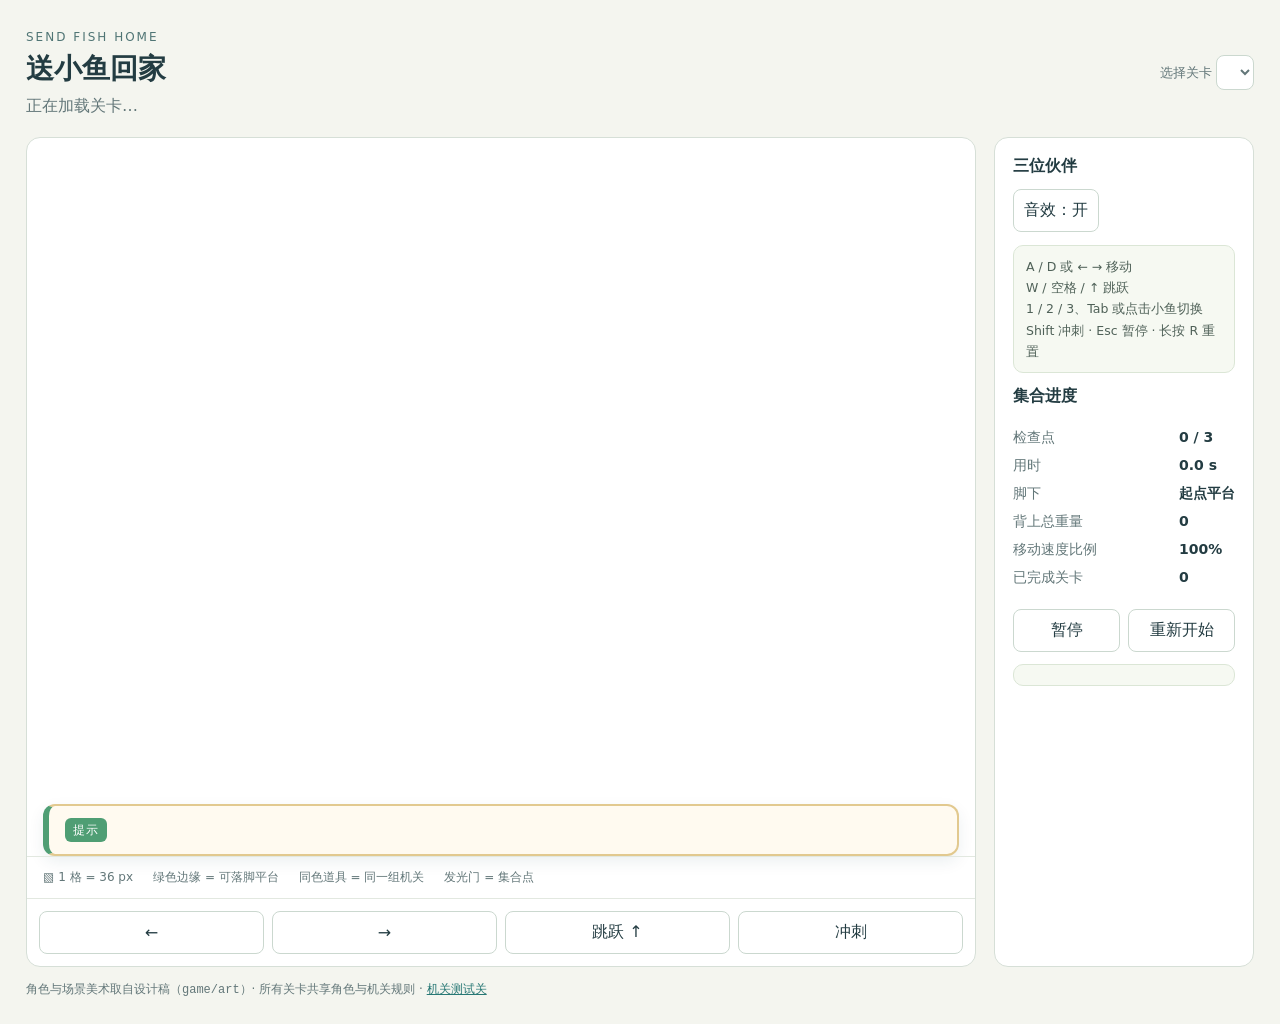
<file: index.html>
<!doctype html>
<html lang="zh-CN"><head><meta charset="utf-8"><meta name="viewport" content="width=device-width,initial-scale=1"><meta http-equiv="refresh" content="0;url=game/?level=level-1"><title>送小鱼回家</title></head><body><p><a href="game/?level=level-1">开始关卡 1 · 基础移动教学</a></p><p><a href="game-whitebox/">机关测试关</a></p></body></html>
</file>
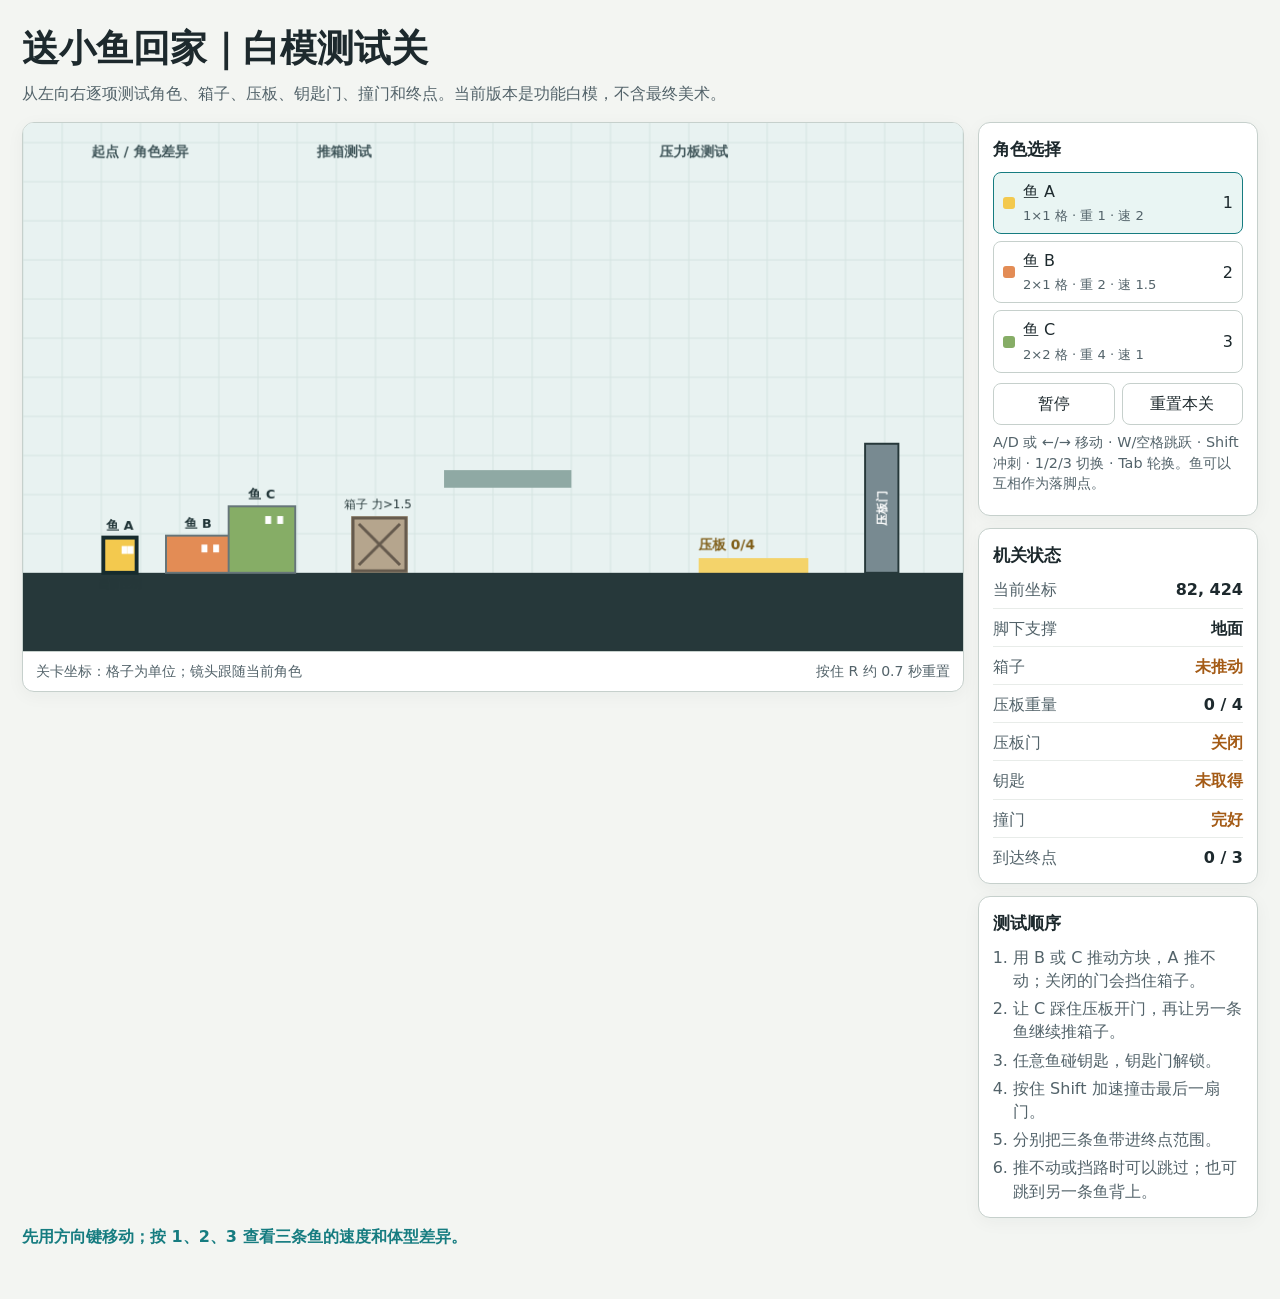
<file: game-whitebox-prototype/index.html>
<!doctype html>
<html lang="zh-CN">
<head>
  <meta charset="utf-8">
  <meta name="viewport" content="width=device-width, initial-scale=1">
  <title>送小鱼回家 | 白模关卡</title>
  <style>
    :root {
      color-scheme: light;
      --ink: #1d292d;
      --muted: #53636a;
      --paper: #f3f5f2;
      --panel: #fff;
      --line: #c6d0cc;
      --accent: #167c80;
      --good: #287650;
      --warn: #a45b16;
    }

    * { box-sizing: border-box; }

    body {
      margin: 0;
      color: var(--ink);
      background: var(--paper);
      font: 16px/1.45 system-ui, "Segoe UI", sans-serif;
    }

    main { max-width: 1280px; margin: auto; padding: 22px; }
    h1 { margin: 0; font-size: clamp(1.6rem, 3vw, 2.3rem); }
    h2 { margin: 0 0 10px; font-size: 1.08rem; }
    p { margin: 7px 0; }
    button { font: inherit; }

    .intro { margin-bottom: 16px; }
    .intro p { color: var(--muted); }

    .layout {
      display: grid;
      grid-template-columns: minmax(0, 1fr) 280px;
      gap: 14px;
      align-items: start;
    }

    .stage, .panel {
      overflow: hidden;
      border: 1px solid var(--line);
      border-radius: 12px;
      background: var(--panel);
      box-shadow: 0 4px 18px #2135320b;
    }

    .stage { min-width: 0; }
    canvas { display: block; width: 100%; height: auto; background: #e8f2f1; }

    .stage-note {
      display: flex;
      justify-content: space-between;
      gap: 12px;
      padding: 9px 13px;
      color: var(--muted);
      font-size: .88rem;
      border-top: 1px solid var(--line);
    }

    .panel { padding: 14px; }
    .panel + .panel { margin-top: 12px; }
    .fish-list { display: grid; gap: 7px; }
    .fish-button, .action-button {
      min-height: 42px;
      border: 1px solid var(--line);
      border-radius: 8px;
      color: var(--ink);
      background: white;
      cursor: pointer;
    }

    .fish-button {
      display: grid;
      grid-template-columns: 12px 1fr auto;
      gap: 8px;
      align-items: center;
      padding: 7px 9px;
      text-align: left;
    }

    .fish-button[aria-pressed="true"] { border-color: var(--accent); background: #e9f5f3; }
    .swatch { width: 12px; height: 12px; border-radius: 3px; }
    .fish-meta { color: var(--muted); font-size: .82rem; }
    .buttons { display: grid; grid-template-columns: 1fr 1fr; gap: 7px; margin-top: 10px; }
    .action-button { padding: 7px 9px; }
    .action-button:hover, .fish-button:hover { border-color: var(--accent); }
    button:focus-visible { outline: 3px solid #45a9a9; outline-offset: 2px; }

    .status-list { display: grid; gap: 8px; margin: 0; }
    .status-row {
      display: flex;
      justify-content: space-between;
      gap: 8px;
      padding-bottom: 6px;
      border-bottom: 1px solid #e8ece9;
    }
    .status-row:last-child { padding-bottom: 0; border: 0; }
    .status-label { color: var(--muted); }
    .status-value { font-weight: 650; text-align: right; }
    .status-value.good { color: var(--good); }
    .status-value.warn { color: var(--warn); }

    .test-list { padding-left: 20px; margin: 0; color: var(--muted); }
    .test-list li + li { margin-top: 5px; }
    .message { min-height: 2.8em; color: var(--accent); font-weight: 600; }
    .help { color: var(--muted); font-size: .9rem; }

    .touch-controls {
      display: none;
      grid-template-columns: repeat(4, 1fr);
      gap: 8px;
      padding: 10px;
      border-top: 1px solid var(--line);
    }
    .touch-controls button { min-height: 48px; touch-action: none; }

    @media (max-width: 850px) {
      main { padding: 13px; }
      .layout { grid-template-columns: 1fr; }
      .side { display: grid; grid-template-columns: 1fr 1fr; gap: 10px; }
      .panel + .panel { margin-top: 0; }
    }

    @media (max-width: 560px) {
      .side { grid-template-columns: 1fr; }
      .touch-controls { display: grid; }
      .stage-note { flex-direction: column; gap: 2px; }
    }
  </style>
</head>
<body>
  <main>
    <header class="intro">
      <h1>送小鱼回家｜白模测试关</h1>
      <p>从左向右逐项测试角色、箱子、压板、钥匙门、撞门和终点。当前版本是功能白模，不含最终美术。</p>
    </header>

    <div class="layout">
      <section class="stage" aria-label="游戏关卡">
        <canvas id="game" width="960" height="540" aria-label="横版平台游戏画面"></canvas>
        <div class="touch-controls" aria-label="触屏操作">
          <button type="button" data-hold="left" aria-label="向左">←</button>
          <button type="button" data-hold="right" aria-label="向右">→</button>
          <button type="button" data-press="jump">跳</button>
          <button type="button" data-hold="dash">冲刺</button>
        </div>
        <div class="stage-note">
          <span>关卡坐标：格子为单位；镜头跟随当前角色</span>
          <span>按住 R 约 0.7 秒重置</span>
        </div>
      </section>

      <aside class="side">
        <section class="panel">
          <h2>角色选择</h2>
          <div class="fish-list" id="fish-list"></div>
          <div class="buttons">
            <button type="button" class="action-button" id="pause">暂停</button>
            <button type="button" class="action-button" id="reset">重置本关</button>
          </div>
          <p class="help">A/D 或 ←/→ 移动 · W/空格跳跃 · Shift 冲刺 · 1/2/3 切换 · Tab 轮换。鱼可以互相作为落脚点。</p>
        </section>

        <section class="panel">
          <h2>机关状态</h2>
          <dl class="status-list">
            <div class="status-row"><dt class="status-label">当前坐标</dt><dd class="status-value" id="position-status">0, 0</dd></div>
            <div class="status-row"><dt class="status-label">脚下支撑</dt><dd class="status-value" id="support-status">地面</dd></div>
            <div class="status-row"><dt class="status-label">箱子</dt><dd class="status-value" id="box-status">未推动</dd></div>
            <div class="status-row"><dt class="status-label">压板重量</dt><dd class="status-value" id="plate-status">0 / 4</dd></div>
            <div class="status-row"><dt class="status-label">压板门</dt><dd class="status-value" id="plate-door-status">关闭</dd></div>
            <div class="status-row"><dt class="status-label">钥匙</dt><dd class="status-value" id="key-status">未取得</dd></div>
            <div class="status-row"><dt class="status-label">撞门</dt><dd class="status-value" id="break-door-status">完好</dd></div>
            <div class="status-row"><dt class="status-label">到达终点</dt><dd class="status-value" id="goal-status">0 / 3</dd></div>
          </dl>
        </section>

        <section class="panel">
          <h2>测试顺序</h2>
          <ol class="test-list">
            <li>用 B 或 C 推动方块，A 推不动；关闭的门会挡住箱子。</li>
            <li>让 C 踩住压板开门，再让另一条鱼继续推箱子。</li>
            <li>任意鱼碰钥匙，钥匙门解锁。</li>
            <li>按住 Shift 加速撞击最后一扇门。</li>
            <li>分别把三条鱼带进终点范围。</li>
            <li>推不动或挡路时可以跳过；也可跳到另一条鱼背上。</li>
          </ol>
        </section>
      </aside>
    </div>
    <p class="message" id="message" role="status" aria-live="polite"></p>
  </main>
  <script src="game.js"></script>
</body>
</html>
</file>
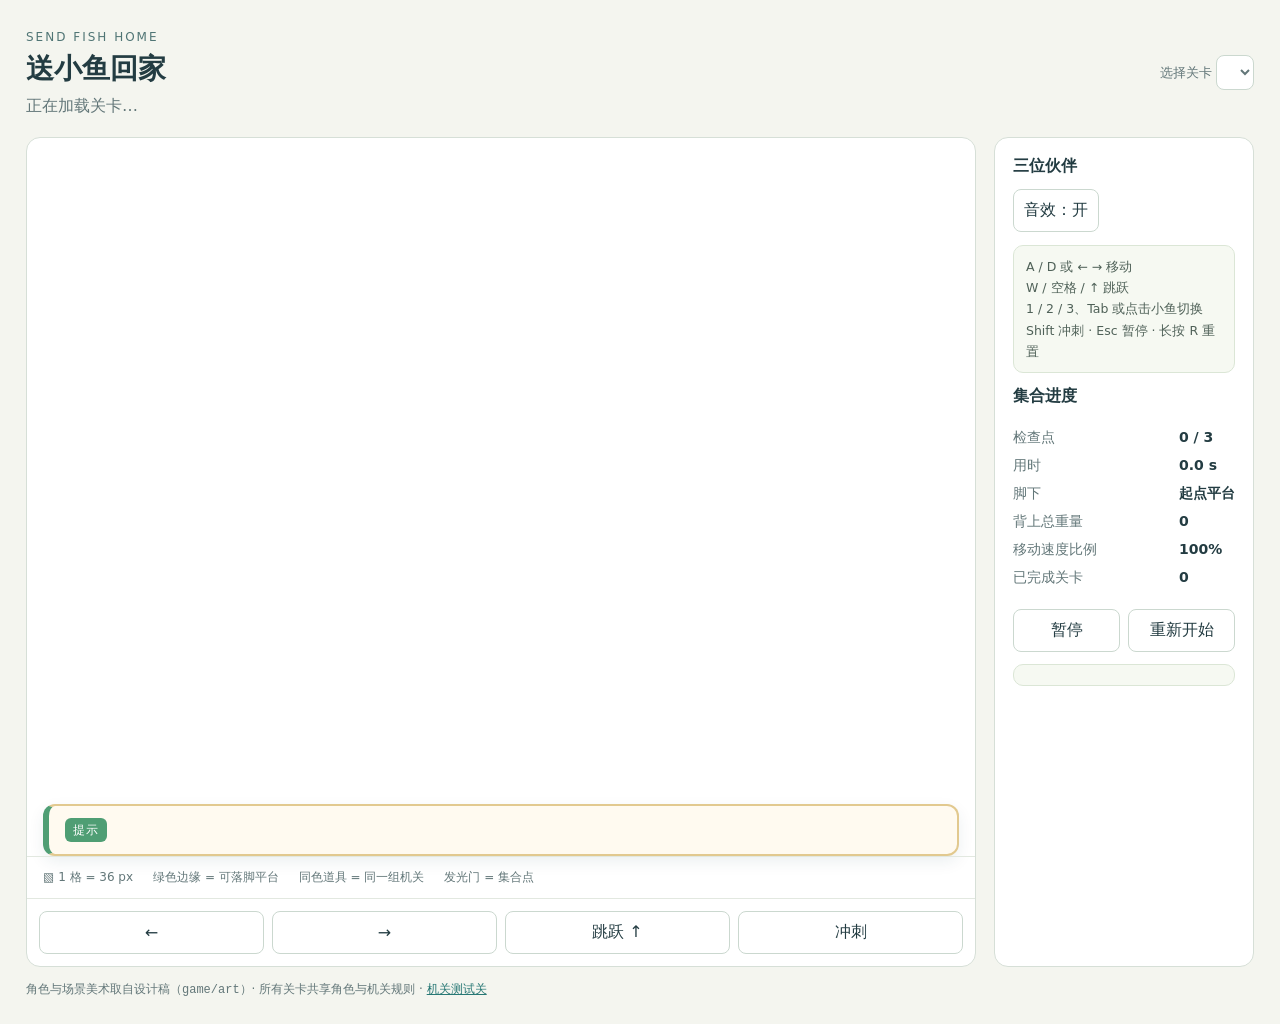
<file: game-whitebox/index.html>
<!doctype html>
<html lang="zh-CN"><head><meta charset="utf-8"><meta name="viewport" content="width=device-width,initial-scale=1"><meta http-equiv="refresh" content="0;url=../game/?level=mechanics-test"><title>送小鱼回家</title></head><body><a href="../game/?level=mechanics-test">打开游戏</a></body></html>
</file>
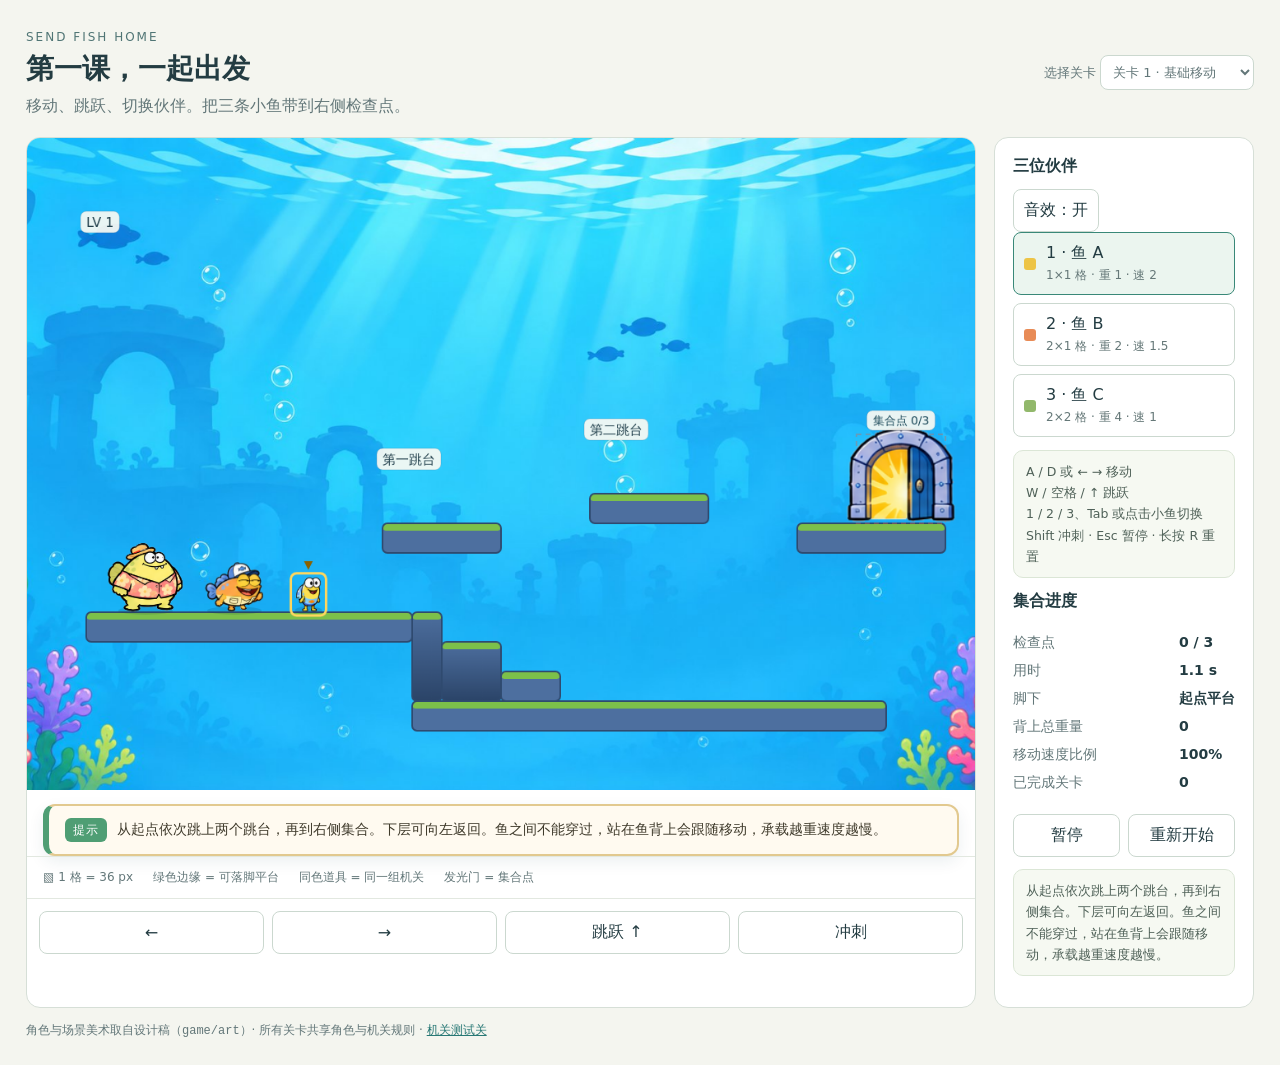
<file: game/index.html>
<!doctype html>
<html lang="zh-CN">
<head>
<meta charset="utf-8"><meta name="viewport" content="width=device-width,initial-scale=1">
<title>送小鱼回家 · 关卡 1</title>
<link rel="stylesheet" href="style.css?v=shared-1">
</head>
<body><main>
<header><div><span class="eyebrow">SEND FISH HOME</span><h1 id="title">送小鱼回家</h1><p id="subtitle">正在加载关卡…</p></div><label class="brief">选择关卡 <select id="level-picker" aria-label="选择关卡"></select></label></header>
<div class="layout"><section class="stage" aria-label="游戏区域"><div class="canvas-box"><canvas id="game" width="1152" height="792" tabindex="0" aria-label="横版合作解谜游戏，使用方向键移动和空格跳跃，点击小鱼可切换角色"></canvas><div class="done-overlay" id="level-done" hidden><button id="next-level" type="button">下一关</button><span class="done-note" id="done-note"></span></div></div><p id="message" class="message" role="status" aria-live="polite"></p><div class="legend"><span>▧ 1 格 = 36 px</span><span>绿色边缘 = 可落脚平台</span><span>同色道具 = 同一组机关</span><span>发光门 = 集合点</span></div><div class="touch" aria-label="触屏操作"><button data-hold="left" aria-label="向左">←</button><button data-hold="right" aria-label="向右">→</button><button id="jump">跳跃 ↑</button><button data-hold="dash">冲刺</button></div></section>
<aside><div><h2>三位伙伴</h2><button id="sound" type="button" aria-pressed="true" aria-label="切换游戏音效">音效：开</button><div id="fish-list"></div><p class="help">A / D 或 ← → 移动<br>W / 空格 / ↑ 跳跃<br>1 / 2 / 3、Tab 或点击小鱼切换<br>Shift 冲刺 · Esc 暂停 · 长按 R 重置</p></div><div><h2>集合进度</h2><dl class="stats"><dt>检查点</dt><dd id="count">0 / 3</dd><dt>用时</dt><dd id="time">0.0 s</dd><dt>脚下</dt><dd id="support">起点平台</dd><dt>背上总重量</dt><dd id="load">0</dd><dt>移动速度比例</dt><dd id="speed">100%</dd><dt>已完成关卡</dt><dd id="levels">0</dd></dl><div class="actions"><button id="pause">暂停</button><button id="reset">重新开始</button></div><p class="help" id="level-help"></p></div></aside></div>
<footer>角色与场景美术取自设计稿（<code>game/art</code>）· 所有关卡共享角色与机关规则 · <a href="../game-whitebox/">机关测试关</a></footer>
</main><script type="module" src="app.mjs?v=shared-1"></script></body></html>
</file>
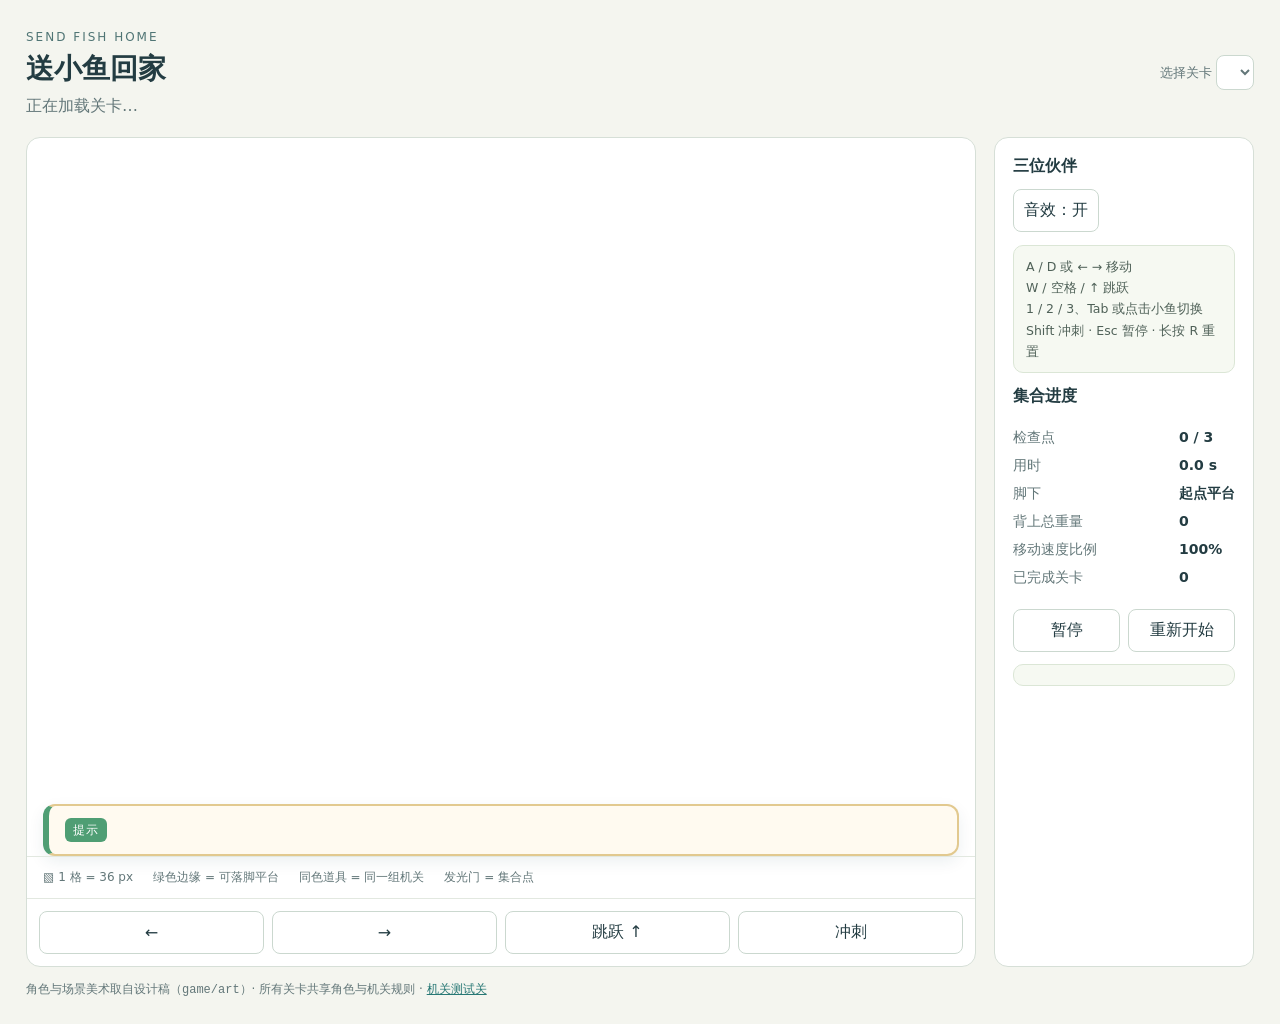
<file: level-1/index.html>
<!doctype html>
<html lang="zh-CN"><head><meta charset="utf-8"><meta name="viewport" content="width=device-width,initial-scale=1"><meta http-equiv="refresh" content="0;url=../game/?level=level-1"><title>送小鱼回家</title></head><body><a href="../game/?level=level-1">打开游戏</a></body></html>
</file>
<file: game/style.css>
:root{font-family:system-ui,sans-serif;color:#233c42;background:#f4f5ef}*{box-sizing:border-box}body{margin:0}main{max-width:1450px;margin:auto;padding:26px}header{display:flex;justify-content:space-between;align-items:center;gap:18px;margin-bottom:18px}h1{font-size:28px;margin:5px 0}p{line-height:1.65}.eyebrow{font-size:12px;letter-spacing:2px;color:#507575}header p{margin:0;color:#637779}a{color:#287875}.layout{display:grid;grid-template-columns:minmax(0,1fr) 260px;gap:18px}.stage,aside{background:#fff;border:1px solid #d6dfd7;border-radius:14px;overflow:hidden}canvas{display:block;width:100%;height:auto}aside{padding:18px}h2{font-size:16px;margin:0 0 12px}button{font:inherit;cursor:pointer;border:1px solid #cbd8cf;background:#fff;color:inherit;border-radius:8px;padding:10px}button:focus-visible{outline:3px solid #268e85;outline-offset:3px}.fish{width:100%;text-align:left;margin-bottom:8px;display:flex;align-items:center;gap:10px}.fish[aria-pressed=true]{background:#ebf5ef;border-color:#398878}.swatch{width:12px;height:12px;border-radius:3px}.meta{font-size:12px;color:#657878}.stats{display:grid;grid-template-columns:1fr auto;gap:10px;font-size:14px;margin:22px 0}dd{margin:0;font-weight:600}dt{color:#637779}.actions{display:flex;gap:8px}.actions button{flex:1}.help{font-size:12.5px;color:#4f6158;background:#f6f9f2;border:1px solid #dbe6d6;border-radius:10px;padding:10px 12px;line-height:1.7}.legend{display:flex;gap:20px;padding:12px 16px;font-size:12px;color:#637779;border-top:1px solid #e2e8e0}.message{display:flex;gap:10px;align-items:flex-start;margin:14px 16px 0;padding:12px 16px;background:#fffaf0;border:2px solid #e2c98f;border-left:6px solid #4f9e74;border-radius:12px;box-shadow:0 6px 16px #123a4a14;color:#3f3a2b;font-size:14px;line-height:1.6;min-height:48px}
.message::before{content:'提示';flex:none;font-size:12px;letter-spacing:1px;background:#4f9e74;color:#fff;padding:3px 8px;border-radius:6px;line-height:1.5}.touch{display:flex;gap:8px;padding:12px;border-top:1px solid #e2e8e0}.touch button{flex:1;touch-action:none;user-select:none}.brief{font-size:13px;color:#637779}footer{font-size:12px;color:#637779;margin-top:14px}@media(max-width:850px){main{padding:14px}.layout{grid-template-columns:1fr}header{display:block}aside{display:grid;grid-template-columns:1fr 1fr;gap:14px}.stats{margin:0}.help{margin-top:0}h1{font-size:23px}}@media(max-width:480px){aside{display:block}.stats{margin:16px 0}.legend{gap:8px;flex-wrap:wrap}}

select{font:inherit;padding:8px;border:1px solid #cbd8cf;border-radius:8px;background:white;color:inherit}
.canvas-box{position:relative}
.done-overlay{position:absolute;inset:0;display:flex;flex-direction:column;align-items:center;justify-content:flex-end;gap:10px;padding-bottom:26px;pointer-events:none}
.done-overlay[hidden]{display:none}
.done-overlay button{pointer-events:auto;padding:12px 24px;border-radius:10px;border:1px solid #2f6b4d;background:#4f9e74;color:#fff;font-size:15px;font-weight:600;box-shadow:0 8px 20px #123a4a44}
.done-overlay button:hover{background:#3f8f66}
.done-note{color:#fff;font-size:13px;text-shadow:0 1px 4px #123a4acc}
</file>
